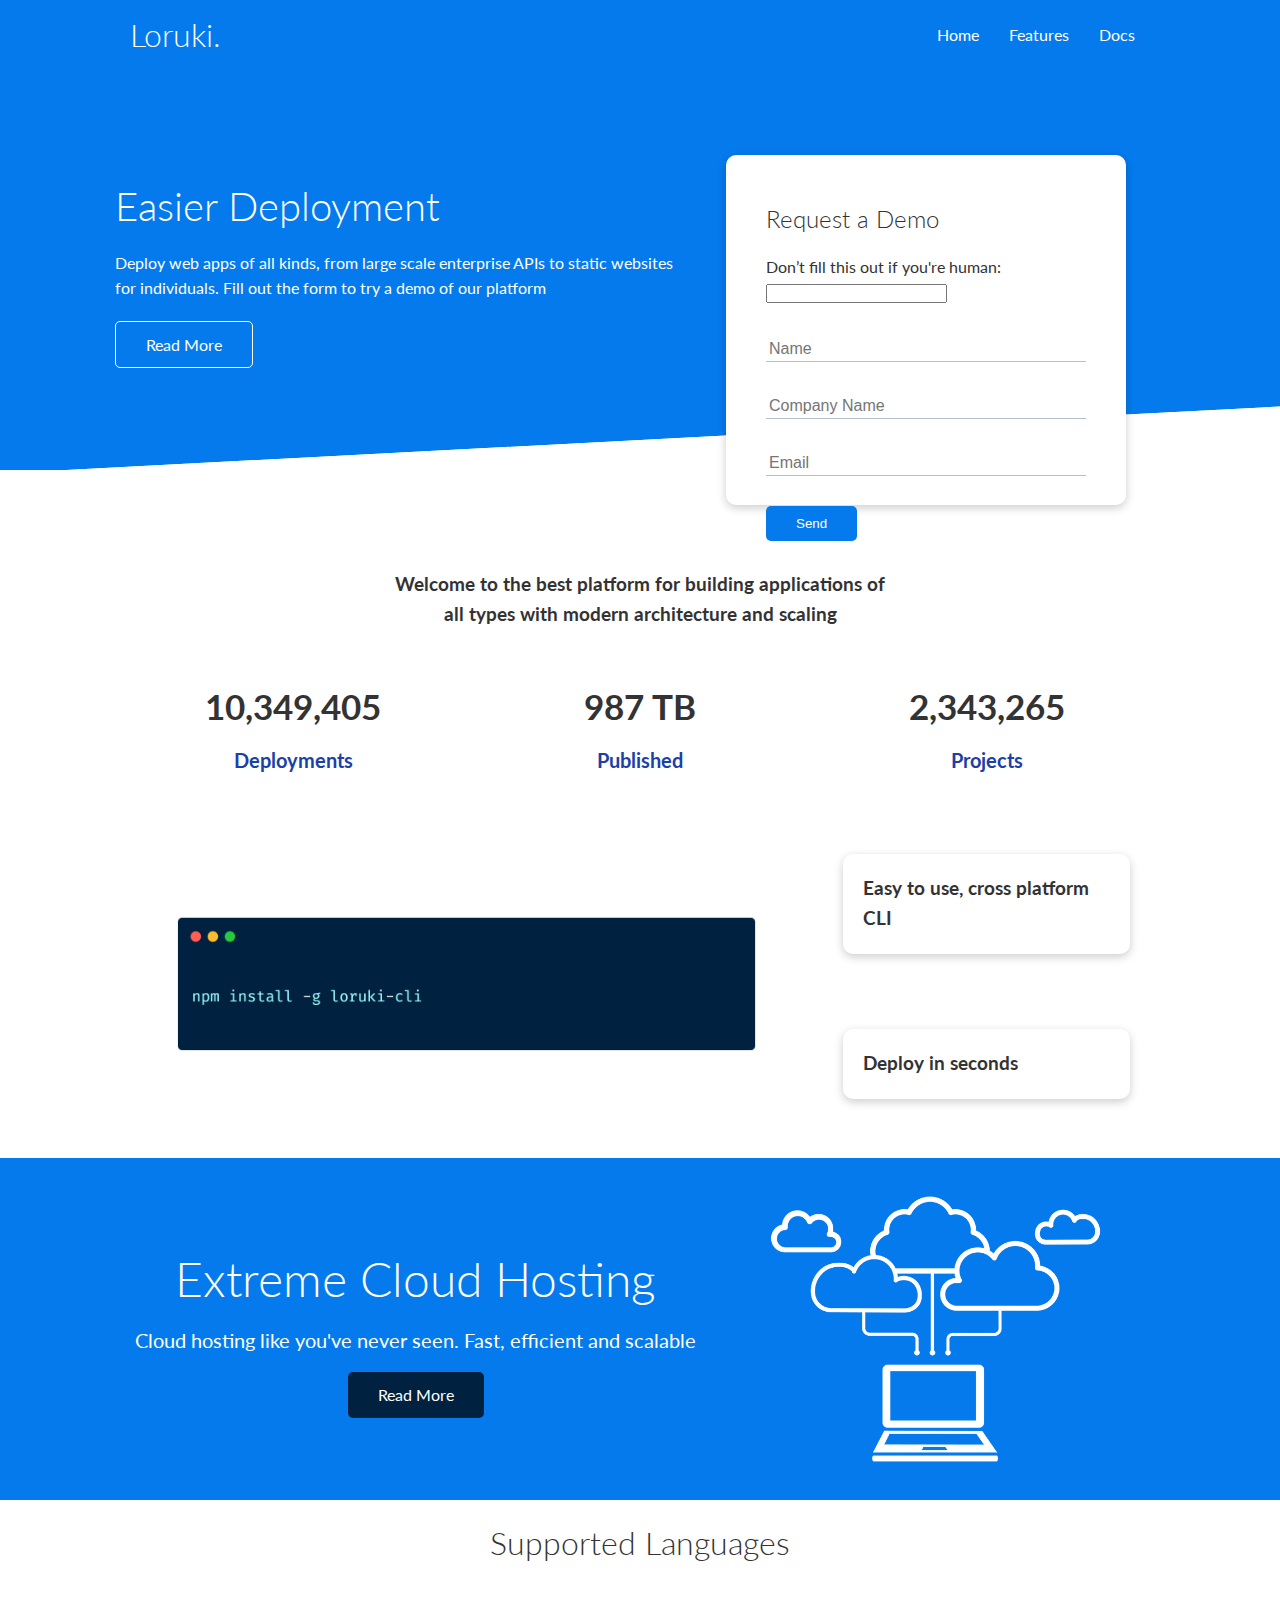
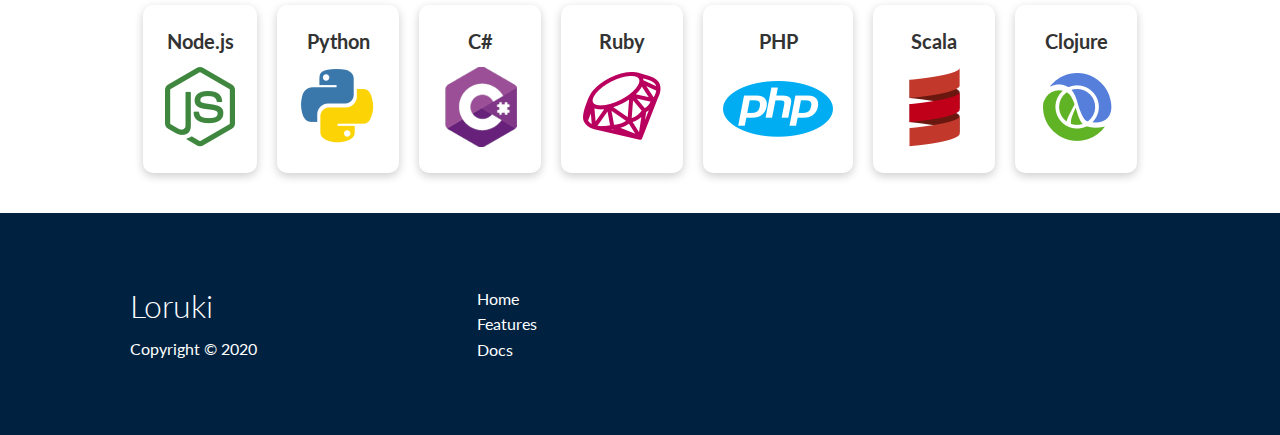
<file: index.html>
<!DOCTYPE html>
<html lang="en">

  <head>
    <title></title>
    <meta charset="UTF-8">
    <meta name="viewport" content="width=device-width, initial-scale=1">
    <link href="css/style.css" rel="stylesheet">
    <link rel="stylesheet" href="https://cdnjs.cloudflare.com/ajax/libs/font-awesome/5.15.1/css/all.min.css"
      integrity="sha512-+4zCK9k+qNFUR5X+cKL9EIR+ZOhtIloNl9GIKS57V1MyNsYpYcUrUeQc9vNfzsWfV28IaLL3i96P9sdNyeRssA=="
      crossorigin="anonymous" />
    <link rel="stylesheet" href="css/utilities.css">
    <link rel="stylesheet" href="css/style.css">
    <title>Loruki | Cloud Hosting For Everyone</title>
  </head>

  <body>
    <!-- Navbar -->
    <div class="navbar">
      <div class="container flex">
        <h1 class="logo">Loruki.</h1>
        <nav>
          <ul>
            <li><a href="index.html">Home</a></li>
            <li><a href="features.html">Features</a></li>
            <li><a href="docs.html">Docs</a></li>
          </ul>
        </nav>
      </div>
    </div>

    <!-- Showcase -->
    <section class="showcase">
      <div class="container grid">
        <div class="showcase-text">
          <h1>Easier Deployment</h1>
          <p>Deploy web apps of all kinds, from large scale enterprise APIs to static websites for individuals. Fill
            out
            the form to try a demo of our platform</p>
          <a href="features.html" class="btn btn-outline">Read More</a>
        </div>

        <div class="showcase-form card">
          <h2>Request a Demo</h2>
          <form name="contact" netlify-honeypot="bot-field" method="POST" data-netlify="true">
            <input type="hidden" name="form-name" value="contact">
            <p class="hidden">
              <label>Don’t fill this out if you're human: <input name="bot-field" /></label>
            </p>
            <div class="form-control">
              <input type="text" name="name" placeholder="Name" required>
            </div>
            <div class="form-control">
              <input type="text" name="company" placeholder="Company Name" required>
            </div>
            <div class="form-control">
              <input type="email" name="email" placeholder="Email" required>
            </div>
            <input type="submit" value="Send" class="btn btn-primary">
          </form>
          <!-- <form>
            <div class="form-control">
              <input type="text" name="name" placeholder="Name" required>
            </div>
            <div class="form-control">
              <input type="text" name="company" placeholder="Company Name" required>
            </div>
            <div class="form-control">
              <input type="email" name="email" placeholder="Email" required>
            </div>
            <input type="submit" value="Send" class="btn btn-primary">
          </form> -->
        </div>
      </div>
    </section>

    <!-- Stats -->
    <section class="stats">
      <div class="container">
        <h3 class="stats-heading text-center my-1">
          Welcome to the best platform for building applications of all types with modern architecture and scaling
        </h3>

        <div class="grid grid-3 text-center my-4">
          <div>
            <i class="fas fa-server fa-3x"></i>
            <h3>10,349,405</h3>
            <p class="text-secondary">Deployments</p>
          </div>
          <div>
            <i class="fas fa-upload fa-3x"></i>
            <h3>987 TB</h3>
            <p class="text-secondary">Published</p>
          </div>
          <div>
            <i class="fas fa-project-diagram fa-3x"></i>
            <h3>2,343,265</h3>
            <p class="text-secondary">Projects</p>
          </div>
        </div>
      </div>
    </section>
    <!-- Cli -->
    <section class="cli">
      <div class="container grid">
        <img src="images/cli.png" alt="">
        <div class="card">
          <h3>Easy to use, cross platform CLI</h3>
        </div>
        <div class="card">
          <h3>Deploy in seconds</h3>
        </div>
      </div>
    </section>
    <!-- Cloud -->
    <section class="cloud bg-primary my-2 py-2">
      <div class="container grid">
        <div class="text-center">
          <h2 class="lg">Extreme Cloud Hosting</h2>
          <p class="lead my-1">Cloud hosting like you've never seen. Fast, efficient and scalable</p>
          <a href="features.html" class="btn btn-dark">Read More</a>
        </div>
        <img src="images/cloud.png" alt="">
      </div>
    </section>
    <!-- Languages -->
    <section class="languages">
      <h2 class="md text-center my-2">
        Supported Languages
      </h2>
      <div class="container flex">
        <div class="card">
          <h4>Node.js</h4>
          <img src="images/logos/node.png" alt="">
        </div>
        <div class="card">
          <h4>Python</h4>
          <img src="images/logos/python.png" alt="">
        </div>
        <div class="card">
          <h4>C#</h4>
          <img src="images/logos/csharp.png" alt="">
        </div>
        <div class="card">
          <h4>Ruby</h4>
          <img src="images/logos/ruby.png" alt="">
        </div>
        <div class="card">
          <h4>PHP</h4>
          <img src="images/logos/php.png" alt="">
        </div>
        <div class="card">
          <h4>Scala</h4>
          <img src="images/logos/scala.png" alt="">
        </div>
        <div class="card">
          <h4>Clojure</h4>
          <img src="images/logos/clojure.png" alt="">
        </div>
      </div>
    </section>

    <footer class="footer bg-dark py-5">
      <div class="container grid grid-3">
        <div>
          <h1>Loruki
          </h1>
          <p>Copyright &copy; 2020</p>
        </div>
        <nav>
          <ul>
            <li><a href="index.html">Home</a></li>
            <li><a href="features.html">Features</a></li>
            <li><a href="docs.html">Docs</a></li>
          </ul>
        </nav>
        <div class="social">
          <a href="#"><i class="fab fa-github fa-2x"></i></a>
          <a href="#"><i class="fab fa-facebook fa-2x"></i></a>
          <a href="#"><i class="fab fa-instagram fa-2x"></i></a>
          <a href="#"><i class="fab fa-twitter fa-2x"></i></a>
        </div>
      </div>
    </footer>
  </body>

</html>
</file>
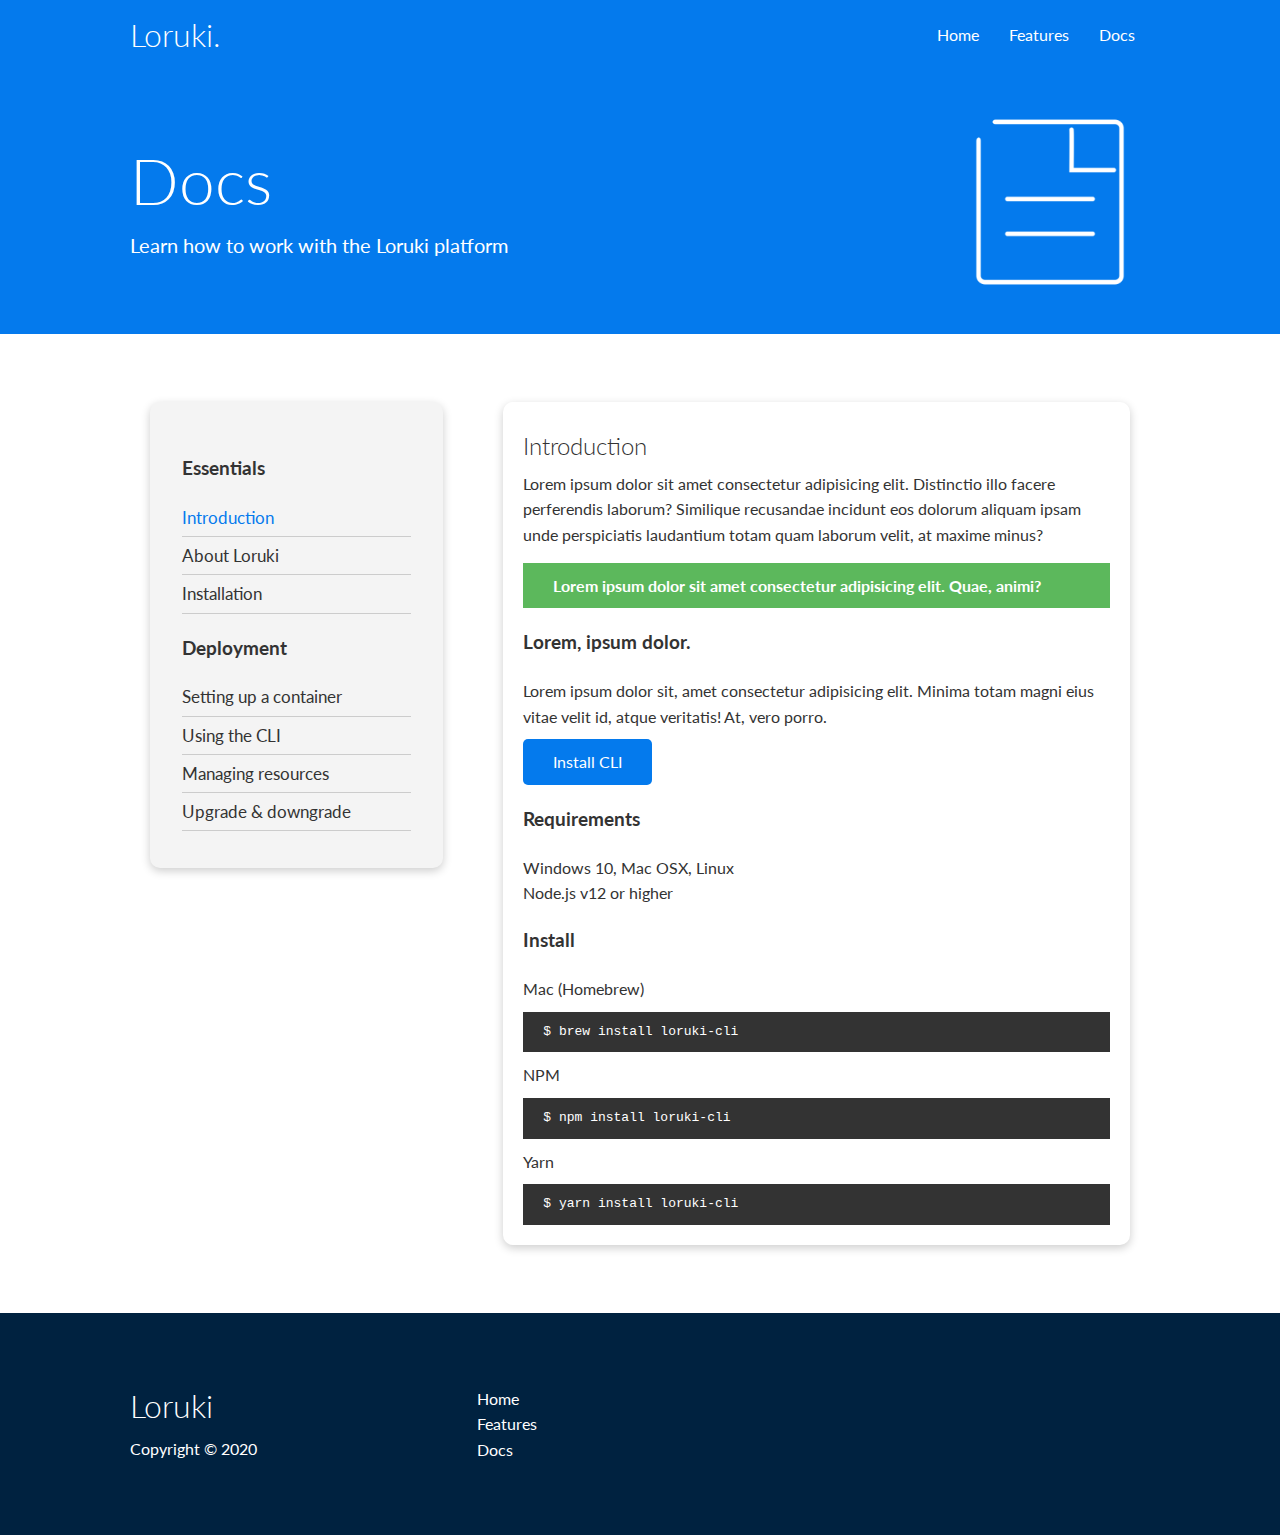
<file: docs.html>
<!DOCTYPE html>
<html lang="en">

  <head>
    <meta charset="UTF-8">
    <meta name="viewport" content="width=device-width, initial-scale=1.0">
    <link rel="stylesheet" href="https://cdnjs.cloudflare.com/ajax/libs/font-awesome/5.15.1/css/all.min.css"
      integrity="sha512-+4zCK9k+qNFUR5X+cKL9EIR+ZOhtIloNl9GIKS57V1MyNsYpYcUrUeQc9vNfzsWfV28IaLL3i96P9sdNyeRssA=="
      crossorigin="anonymous" />
    <link rel="stylesheet" href="css/utilities.css">
    <link rel="stylesheet" href="css/style.css">
    <title>Loruki | Cloud Hosting For Everyone</title>
  </head>

  <body>
    <!-- Navbar -->
    <div class="navbar">
      <div class="container flex">
        <h1 class="logo">Loruki.</h1>
        <nav>
          <ul>
            <li><a href="index.html">Home</a></li>
            <li><a href="features.html">Features</a></li>
            <li><a href="docs.html">Docs</a></li>
          </ul>
        </nav>
      </div>
    </div>

    <!-- Head -->
    <section class="docs-head bg-primary py-3">
      <div class="container grid">
        <div>
          <h1 class="xl">Docs</h1>
          <p class="lead">
            Learn how to work with the Loruki platform
          </p>
        </div>
        <img src="images/docs.png" alt="">
      </div>
    </section>

    <!-- Docs main -->
    <section class="docs-main my-4">
      <div class="container grid">
        <div class="card bg-light p-3">
          <h3 class="my-2">Essentials</h3>
          <nav>
            <ul>
              <li><a class="text-primary" href="#">Introduction</a></li>
              <li><a href="#">About Loruki</a></li>
              <li><a href="#">Installation</a></li>
            </ul>
          </nav>

          <h3 class="my-2">Deployment</h3>
          <nav>
            <ul>
              <li><a href="#">Setting up a container</a></li>
              <li><a href="#">Using the CLI</a></li>
              <li><a href="#">Managing resources</a></li>
              <li><a href="#">Upgrade & downgrade</a></li>
            </ul>
          </nav>
        </div>
        <div class="card">
          <h2>Introduction</h2>
          <p>Lorem ipsum dolor sit amet consectetur adipisicing elit. Distinctio illo facere perferendis laborum?
            Similique recusandae incidunt eos dolorum aliquam ipsam unde perspiciatis laudantium totam quam laborum
            velit, at maxime minus?</p>

          <div class="alert alert-success">
            <i class="fas fa-info"></i> Lorem ipsum dolor sit amet consectetur adipisicing elit. Quae, animi?
          </div>

          <h3>Lorem, ipsum dolor.</h3>
          <p>Lorem ipsum dolor sit, amet consectetur adipisicing elit. Minima totam magni eius vitae velit id, atque
            veritatis! At, vero porro.</p>
          <a href="#" class="btn btn-primary">Install CLI</a>

          <h3>Requirements</h3>
          <ul>
            <li>Windows 10, Mac OSX, Linux</li>
            <li>Node.js v12 or higher</li>
          </ul>

          <h3>Install</h3>
          <p>Mac (Homebrew)</p>
          <pre><code>$ brew install loruki-cli</code></pre>
          <p>NPM</p>
          <pre><code>$ npm install loruki-cli</code></pre>
          <p>Yarn</p>
          <pre><code>$ yarn install loruki-cli</code></pre>

        </div>
      </div>
    </section>

    <!-- Footer -->
    <footer class="footer bg-dark py-5">
      <div class="container grid grid-3">
        <div>
          <h1>Loruki
          </h1>
          <p>Copyright &copy; 2020</p>
        </div>
        <nav>
          <ul>
            <li><a href="index.html">Home</a></li>
            <li><a href="features.html">Features</a></li>
            <li><a href="docs.html">Docs</a></li>
          </ul>
        </nav>
        <div class="social">
          <a href="#"><i class="fab fa-github fa-2x"></i></a>
          <a href="#"><i class="fab fa-facebook fa-2x"></i></a>
          <a href="#"><i class="fab fa-instagram fa-2x"></i></a>
          <a href="#"><i class="fab fa-twitter fa-2x"></i></a>
        </div>
      </div>
    </footer>
  </body>

</html>
</file>
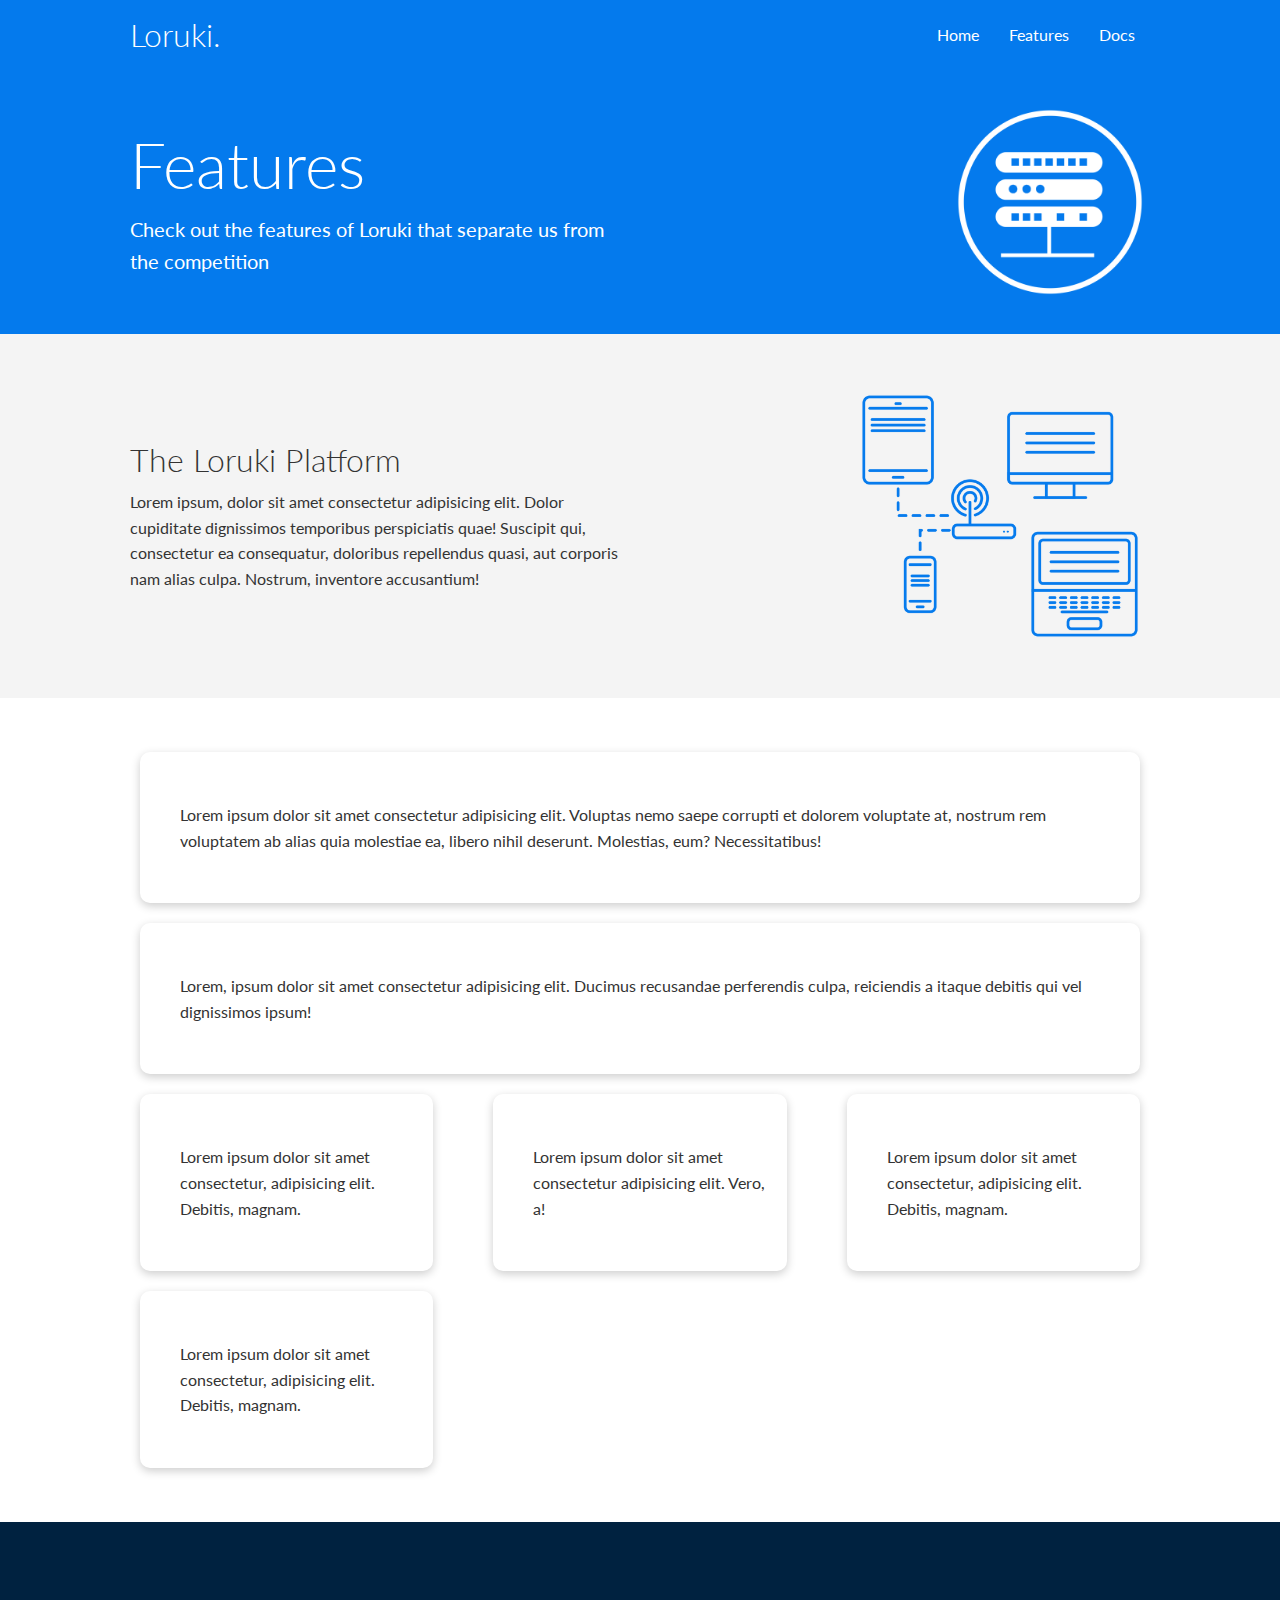
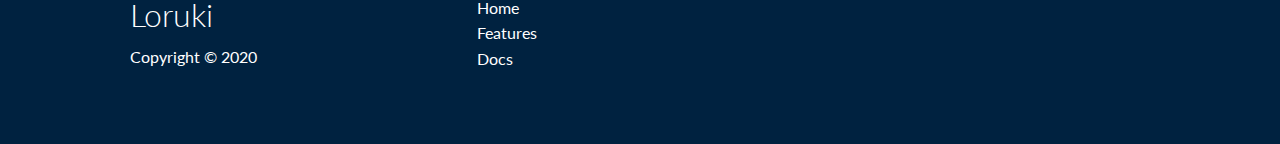
<file: features.html>
<!DOCTYPE html>
<html lang="en">

  <head>
    <meta charset="UTF-8">
    <meta name="viewport" content="width=device-width, initial-scale=1.0">
    <link rel="stylesheet" href="https://cdnjs.cloudflare.com/ajax/libs/font-awesome/5.15.1/css/all.min.css"
      integrity="sha512-+4zCK9k+qNFUR5X+cKL9EIR+ZOhtIloNl9GIKS57V1MyNsYpYcUrUeQc9vNfzsWfV28IaLL3i96P9sdNyeRssA=="
      crossorigin="anonymous" />
    <link rel="stylesheet" href="css/utilities.css">
    <link rel="stylesheet" href="css/style.css">
    <title>Loruki | Cloud Hosting For Everyone</title>
  </head>

  <body>
    <!-- Navbar -->
    <div class="navbar">
      <div class="container flex">
        <h1 class="logo">Loruki.</h1>
        <nav>
          <ul>
            <li><a href="index.html">Home</a></li>
            <li><a href="features.html">Features</a></li>
            <li><a href="docs.html">Docs</a></li>
          </ul>
        </nav>
      </div>
    </div>

    <!-- Head -->
    <section class="features-head bg-primary py-3">
      <div class="container grid">
        <div>
          <h1 class="xl">Features</h1>
          <p class="lead">
            Check out the features of Loruki that separate us from the
            competition
          </p>
        </div>
        <img src="images/server.png" alt="">
      </div>
    </section>
    <!-- Sub head -->
    <section class="features-sub-head bg-light py-3">
      <div class="container grid">
        <div>
          <h1 class="md">The Loruki Platform</h1>
          <p>
            Lorem ipsum, dolor sit amet consectetur adipisicing elit. Dolor cupiditate dignissimos temporibus
            perspiciatis
            quae! Suscipit qui, consectetur ea consequatur, doloribus repellendus quasi, aut corporis nam alias culpa.
            Nostrum, inventore accusantium!
          </p>
        </div>
        <img src="images/server2.png" alt="">
      </div>
    </section>

    <section class="features-main my-2">
      <div class="container grid grid-3">
        <div class="card flex">
          <i class="fas fa-server fa-3x"></i>
          <p>Lorem ipsum dolor sit amet consectetur adipisicing elit. Voluptas nemo saepe corrupti et dolorem voluptate
            at,
            nostrum rem voluptatem ab alias quia molestiae ea, libero nihil deserunt. Molestias, eum? Necessitatibus!
          </p>
        </div>
        <div class="card flex">
          <i class="fas fa-network-wired fa-3x"></i>
          <p>
            Lorem, ipsum dolor sit amet consectetur adipisicing elit. Ducimus
            recusandae perferendis culpa, reiciendis a itaque debitis qui vel
            dignissimos ipsum!
          </p>
        </div>
        <div class="card flex">
          <i class="fas fa-laptop-code fa-3x"></i>
          <p>
            Lorem ipsum dolor sit amet consectetur, adipisicing elit. Debitis,
            magnam.
          </p>
        </div>
        <div class="card flex">
          <i class="fas fa-database fa-3x"></i>
          <p>
            Lorem ipsum dolor sit amet consectetur adipisicing elit. Vero, a!
          </p>
        </div>
        <div class="card flex">
          <i class="fas fa-power-off fa-3x"></i>
          <p>
            Lorem ipsum dolor sit amet consectetur, adipisicing elit. Debitis,
            magnam.
          </p>
        </div>
        <div class="card flex">
          <i class="fas fa-upload fa-3x"></i>
          <p>
            Lorem ipsum dolor sit amet consectetur, adipisicing elit. Debitis,
            magnam.
          </p>
        </div>
      </div>
    </section>

    <!-- Footer -->
    <footer class="footer bg-dark py-5">
      <div class="container grid grid-3">
        <div>
          <h1>Loruki
          </h1>
          <p>Copyright &copy; 2020</p>
        </div>
        <nav>
          <ul>
            <li><a href="index.html">Home</a></li>
            <li><a href="features.html">Features</a></li>
            <li><a href="docs.html">Docs</a></li>
          </ul>
        </nav>
        <div class="social">
          <a href="#"><i class="fab fa-github fa-2x"></i></a>
          <a href="#"><i class="fab fa-facebook fa-2x"></i></a>
          <a href="#"><i class="fab fa-instagram fa-2x"></i></a>
          <a href="#"><i class="fab fa-twitter fa-2x"></i></a>
        </div>
      </div>
    </footer>
  </body>

</html>
</file>
<file: css/style.css>
@import url('https://fonts.googleapis.com/css2?family=Lato:wght@300&display=swap');
*{
  box-sizing: border-box;
  padding: 0;
  margin: 0;
}
:root {
  --primary-color: #047aed;
  --secondary-color: #1c3fa8;
  --dark-color: #002240;
  --light-color: #f4f4f4;
  --success-color: #5cb85c;
  --error-color: #d9534f;
}
body {
  font-family: 'Lato', sans-serif;
  color: #333;
  line-height: 1.6;
}
ul{
  list-style-type: none;
  /* margin: 20px; */
}
a{
  text-decoration: none;
  color: #333;
}
h1,
h2 {
  font-weight: 300;
  line-height: 1.2;
  margin: 10px 0;
}
p {
  margin: 10px 0;
}
img {
  width: 100%;
}
code,
pre {
  background: #333;
  color: #fff;
  padding: 10px;
}

/* Navbar */
.navbar {
  background-color: var(--primary-color);
  color: #fff;
  height: 70px;
}

.navbar ul {
  display: flex;
}

.navbar a {
  color: #fff;
  padding: 10px;
  margin: 0 5px;
}

.navbar a:hover {
  border-bottom: 2px #fff solid;
}

.navbar .flex {
  justify-content: space-between;
}


/* Showcase */
.showcase {
  height: 400px;
  background-color: var(--primary-color);
  color: #fff;
  position: relative;
}

.showcase h1 {
  font-size: 40px;
}

.showcase p {
  margin: 20px 0;
}
.showcase .grid{
  overflow: visible;
  grid-template-columns: 55% 45%;
  gap: 30px;
}
.showcase-text {
  animation: slideInFromLeft 1s ease-in;
}

.showcase-form{
  position: relative;
  top: 60px;
  height: 350px;
  width: 400px;
  padding: 40px;
  z-index: 100;
}
.showcase-form .form-control{
  margin: 30px 0;
}
.showcase-form input[type="text"],
.showcase-form input[type="email"]{
  border: 0;
  border-bottom: 1px solid #b4becd;
  width: 100%;
  padding: 3px;
  font-size: 16px;
}
.showcase-form input:focus{
  outline: none;
}
.showcase::before,
.showcase::after {
  content: '';
  position: absolute;
  height: 100px;
  bottom: -70px;
  right: 0;
  left: 0;
  background: #fff;
  transform: skewY(-3deg);
  -webkit-transform: skewY(-3deg);
  -moz-transform: skewY(-3deg);
  -ms-transform: skewY(-3deg);
}
/* Stats */
.stats {
  padding-top: 100px;
  /* animation: slideInFromBottom 1s ease-in; */
}
.stats-heading {
  max-width: 500px;
  margin: auto;
}

.stats .grid h3 {
  font-size: 35px;
}
.stats .grid p {
  font-size: 20px;
  font-weight: bold;
}
/* Cli */
.cli .grid {
  grid-template-columns: repeat(3, 1fr);
  grid-template-rows: repeat(2, 1fr);
}
.cli .grid > *:first-child{
  grid-column: 1 / span 2;
  grid-row: 1 / span 2;
}

/* Cloud */
.cloud .grid {
  grid-template-columns: 4fr 3fr;
}

/* Languages */

.languages .flex {
  flex-wrap: wrap;
}

.languages .card {
  text-align: center;
  margin: 18px 10px 40px;
  transition: transform 0.2s ease-in;
}

.languages .card h4 {
  font-size: 20px;
  margin-bottom: 10px;
}

.languages .card:hover {
  transform: translateY(-15px);
}

/* Footer */
.footer .social a {
  margin: 0 10px;
}
/* Features */
.features-head img,
.docs-head img {
  width: 200px;
  justify-self: flex-end;
}

.features-sub-head img {
  width: 300px;
  justify-self: flex-end;
}

.features-main .card > i {
  margin-right: 20px;
}
.features-main .grid {
  padding: 30px;
}
.features-main .grid >*:first-child{
  grid-column: 1 / span 3;
}
.features-main .grid >*:nth-child(2){
  grid-column: 1 / span 3;
}

/* Docs */
.docs-main h3 {
  margin: 20px 0;
}
.docs-main .grid {
  grid-template-columns: 1fr 2fr;
  align-items: flex-start;
}

.docs-main a:hover {
  font-weight: bold;
}
.docs-main nav li {
  font-size: 17px;
  padding-bottom: 5px;
  margin-bottom: 5px;
  border-bottom: 1px #ccc solid;
}

/* Animations */
@keyframes slideInFromLeft {
  0% {
    transform: translateX(-100%);
  }

  100% {
    transform: translateX(0);
  }
}

@keyframes slideInFromRight {
  0% {
    transform: translateX(100%);
  }

  100% {
    transform: translateX(0);
  }
}

@keyframes slideInFromTop {
  0% {
    transform: translateY(-100%);
  }

  100% {
    transform: translateX(0);
  }
}

@keyframes slideInFromBottom {
  0% {
    transform: translateY(100%);
  }

  100% {
    transform: translateX(0);
  }
}
/* Tablets and under */
@media (max-width: 768px) {
   .grid,
  .showcase .grid,
  .stats .grid,
  .cli .grid,
  .cloud .grid,
  .features-main .grid,
  .docs-main .grid,
  .features-main .grid,
  .docs-main .grid {
    grid-template-columns: 1fr;
    grid-template-rows: 1fr;
  }
   .showcase-text {
    text-align: center;
    margin-top: 40px;
  }
  .showcase {
    height: auto;
  }
   .showcase-form {
    justify-self: center;
    margin: auto;
  }
  .cli .grid > *:first-child {
    grid-column: 1;
    grid-row: 1;
  }
  .features-head,
  .features-sub-head,
  .docs-head {
    text-align: center;
  }

  .features-head img,
  .features-sub-head img,
  .docs-head img {
    justify-self: center;
  }
  .features-main .grid > *:first-child,
  .features-main .grid > *:nth-child(2) {
    grid-column: 1;
  }
}

/* Mobile */
@media (max-width: 500px) {
  .navbar {
    height: 110px;
  }

  .navbar .flex {
    flex-direction: column;
  }

  .navbar ul {
    padding: 10px;
    background-color: rgba(0,0, 0, 0.1);
  }
  
  .showcase-form {
    width: 300px;
  }
}
</file>
<file: css/utilities.css>
/* ---------------------------------------------------------- */
.container {
  max-width: 1100px;
  margin: 0 auto;
  overflow: auto;
  padding: 0 40px;
}
.flex {
  display: flex;
  justify-content: center;
  align-items: center;
  height: 100%;
}

.grid{
  display: grid;
  grid-template-columns: repeat(2, 1fr);
  gap: 20px;
  justify-content: center;
  align-items: center;
  height: 100%;
}
.card{
  background-color: #fff;
   color: #333;
  border-radius: 10px;
  box-shadow: 0 3px 10px rgba(0, 0, 0, 0.2);
  padding: 20px;
  margin: 20px;
}
.btn {
  display: inline-block;
  padding: 10px 30px;
  cursor: pointer;
  background: var(--primary-color);
  color: #fff;
  border: none;
  border-radius: 5px;
}
.btn-outline {
  background-color: transparent;
  border: 1px #fff solid;
}

.btn:hover {
  transform: scale(0.98);
}
.grid-3{
  grid-template-columns: repeat(3,1fr);
}
.text-center{
  text-align: center;
}
/* Backgrounds & colored buttons */
.bg-primary,
.btn-primary {
  background-color: var(--primary-color);
  color: #fff;
}
.bg-secondary,
.btn-secondary {
  background-color: var(--secondary-color);
  color: #fff;
}

.bg-dark,
.btn-dark {
  background-color: var(--dark-color);
  color: #fff;
}

.bg-light,
.btn-light {
  background-color: var(--light-color);
  color: #333;
}

.bg-primary a,
.btn-primary a,
.bg-secondary a,
.btn-secondary a,
.bg-dark a,
.btn-dark a {
  color: #fff;
}
/* Alert */
.alert {
  background-color: var(--light-color);
  padding: 10px 20px;
  font-weight: bold;
  margin: 15px 0;
}

.alert i {
  margin-right: 10px;
}

.alert-success {
  background-color: var(--success-color);
  color: #fff;
}

.alert-error {
  background-color: var(--error-color);
  color: #fff;
}
/* Text colors */
.text-primary {
  color: var(--primary-color);
}

.text-secondary {
  color: var(--secondary-color);
}

.text-dark {
  color: var(--dark-color);
}

.text-light {
  color: var(--light-color);
}

/* Text sizes */
.lead {
  font-size: 20px;
}

.sm {
  font-size: 1rem;
}

.md {
  font-size: 2rem;
}

.lg {
  font-size: 3rem;
}

.xl {
  font-size: 4rem;
}

/* Margin */
.my-1 {
  margin: 1rem 0;
}

.my-2 {
  margin: 1.5rem 0;
}

.my-3 {
  margin: 2rem 0;
}

.my-4 {
  margin: 3rem 0;
}

.my-5 {
  margin: 4rem 0;
}

.m-1 {
  margin: 1rem;
}

.m-2 {
  margin: 1.5rem;
}

.m-3 {
  margin: 2rem;
}

.m-4 {
  margin: 3rem;
}

.m-5 {
  margin: 4rem;
}
/* Padding */
.py-1 {
  padding: 1rem 0;
}

.py-2 {
  padding: 1.5rem 0;
}

.py-3 {
  padding: 2rem 0;
}

.py-4 {
  padding: 3rem 0;
}

.py-5 {
  padding: 4rem 0;
}

.p-1 {
  padding: 1rem;
}

.p-2 {
  padding: 1.5rem;
}

.p-3 {
  padding: 2rem;
}

.p-4 {
  padding: 3rem;
}

.p-5 {
  padding: 4rem;
}
</file>
